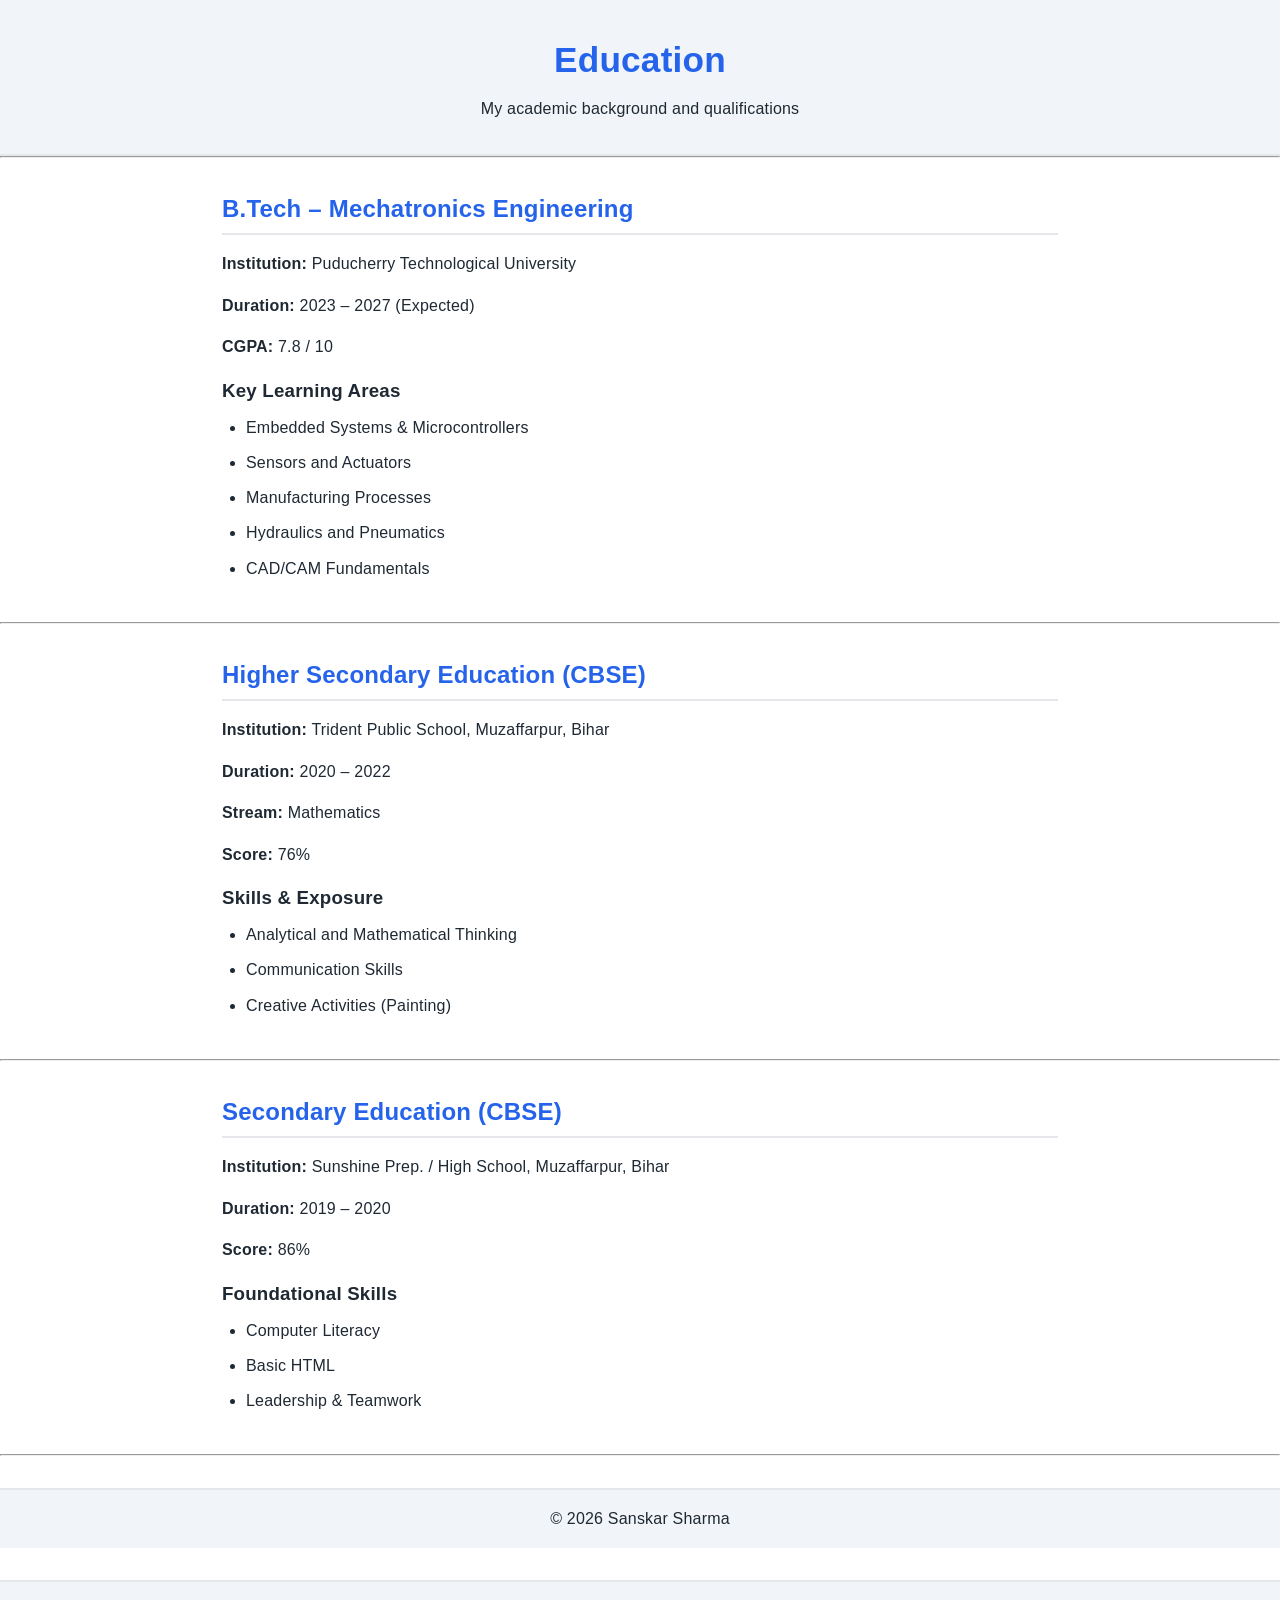
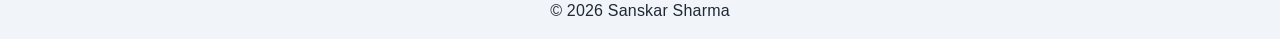
<file: Education.html>
<!-- <!DOCTYPE html>
<html lang="en">
<head>
    <meta charset="UTF-8">
    <meta name="viewport" content="width=device-width, initial-scale=1.0">
    <title>Education</title>
    <link rel="stylesheet" href="website.css">
</head>
<body>
    <p>
        <h1><b><u> Educational Details:</u></b></h1>
        <br>
        <ul> 
            <b><big><li> Secondary Level Education:
            </li></b></big>
            <img src="https://www.sunshineschoolindia.com/wp-content/uploads/2021/02/about.jpg" alt Sunshine Prep./ High School height="300" width="500">
            <br>
        </ul>
     <table> 
        <tr>
            <thead>
                <th> Name of the Institute</th>
                <th> Education Persued</th>
                <th> Year of Passing</th>
                <th> Skills Learned</th>
            </thead>
        </tr>
        <tr> 
            <tbody>
           <th> Sunshine Prep./ High School</th>
           <th> upto 10th</th>
           <th> 2020</th>
           <th> <ul> 
            <li> Computer Literacy</li>
            <li> Basic HTML</li>
            <li> Leadership</li>
           </ul></th>
        </tbody>
        </tr>
        </table>
       <br>
       <hr>
       <ul>
            <b><big><li> Higher Secondary Level :
            </li></b></big>
        </ul>
        <img src="https://www.edudwar.com/wp-content/uploads/2021/12/Trident-Public-School-Maniyari-Muzaffarpur.jpg" alt Trident Public School height="300" width="500">
     <table> 
        <tr>
            <thead>
                <th> Name of the Institute</th>
                <th> Education Persued</th>
                <th> Year of Passing</th>
                <th> Skills Learned</th>
            </thead>
        </tr>
        <tr> 
            <tbody>
           <th> Trident Public School</th>
           <th> upto 12th</th>
           <th> 2022</th>
           <th> <ul> 
            <li> Painting</li>
            <li> Communication Skills</li>
           </ul></th>
        </tbody>
        </tr>
     </table>
     <br> 
     <hr>
        <ul> 
            <b><big><li> Higher Level Education:
            </li></b></big>
        </ul>
        <img src="https://ptuniv.edu.in/assets/images/opt-landing-page2.jpg" alt PTU height="300" width="500">
     <table> 
        <tr>
            <thead>
                <th> Name of the Institute</th>
                <th> Education Persued</th>
                <th> Specialisation</th>
                <th> Year of Passing</th>
                <th> Skills Learned</th>
            </thead>
        </tr>
        <tr> 
            <tbody>
           <th> Puducherry Technological University</th>
           <th> B.tech  <br>(Currently Persuing)</th>
           <th> Mechatronics Engineering</th>
           <th> 2027</th>
           <th> <ul> 
            <li> Computer languages like C, C++, JS</li>
            <li> Basics of Hydraulic and Pneumatic System</li>
            <li> Basics of Manufacturing Process</li>
            <li> Still Learning</li>
           </ul></th>
        </tbody>
        </tr>
    </table>
    <br> 
    <hr>
         









    </p>
</body>
</html> -->

<!DOCTYPE html>
<html lang="en">
<head>
    <meta charset="UTF-8">
    <meta name="viewport" content="width=device-width, initial-scale=1.0">
    <title>Education | Sanskar Sharma</title>
    <link rel="icon" type="image/png" href="favicon.png">
    <link rel="stylesheet" href="website.css">

</head>
<body>

    <!-- ================= HEADER ================= -->
    <header>
        <h1>Education</h1>
        <p>My academic background and qualifications</p>
    </header>

    <hr>

    <!-- ================= UNDERGRADUATION ================= -->
    <section>
        <h2>B.Tech – Mechatronics Engineering</h2>

        <p><strong>Institution:</strong> Puducherry Technological University</p>
        <p><strong>Duration:</strong> 2023 – 2027 (Expected)</p>
        <p><strong>CGPA:</strong> 7.8 / 10</p>

        <h3>Key Learning Areas</h3>
        <ul>
            <li>Embedded Systems & Microcontrollers</li>
            <li>Sensors and Actuators</li>
            <li>Manufacturing Processes</li>
            <li>Hydraulics and Pneumatics</li>
            <li>CAD/CAM Fundamentals</li>
        </ul>
    </section>

    <hr>

    <!-- ================= HIGHER SECONDARY ================= -->
    <section>
        <h2>Higher Secondary Education (CBSE)</h2>

        <p><strong>Institution:</strong> Trident Public School, Muzaffarpur, Bihar</p>
        <p><strong>Duration:</strong> 2020 – 2022</p>
        <p><strong>Stream:</strong> Mathematics</p>
        <p><strong>Score:</strong> 76%</p>

        <h3>Skills & Exposure</h3>
        <ul>
            <li>Analytical and Mathematical Thinking</li>
            <li>Communication Skills</li>
            <li>Creative Activities (Painting)</li>
        </ul>
    </section>

    <hr>

    <!-- ================= SECONDARY ================= -->
    <section>
        <h2>Secondary Education (CBSE)</h2>

        <p><strong>Institution:</strong> Sunshine Prep. / High School, Muzaffarpur, Bihar</p>
        <p><strong>Duration:</strong> 2019 – 2020</p>
        <p><strong>Score:</strong> 86%</p>

        <h3>Foundational Skills</h3>
        <ul>
            <li>Computer Literacy</li>
            <li>Basic HTML</li>
            <li>Leadership & Teamwork</li>
        </ul>
    </section>

    <hr>

    <!-- ================= FOOTER ================= -->
    <footer>
        <p>© 2026 Sanskar Sharma</p>
    </footer>
    <script src="website.js"></script>

</body>
<!-- ================= FOOTER ================= -->
<footer>
    <p>© 2026 Sanskar Sharma</p>
</footer>

<script src="website.js"></script>

</body>
</html>

</html>
</file>
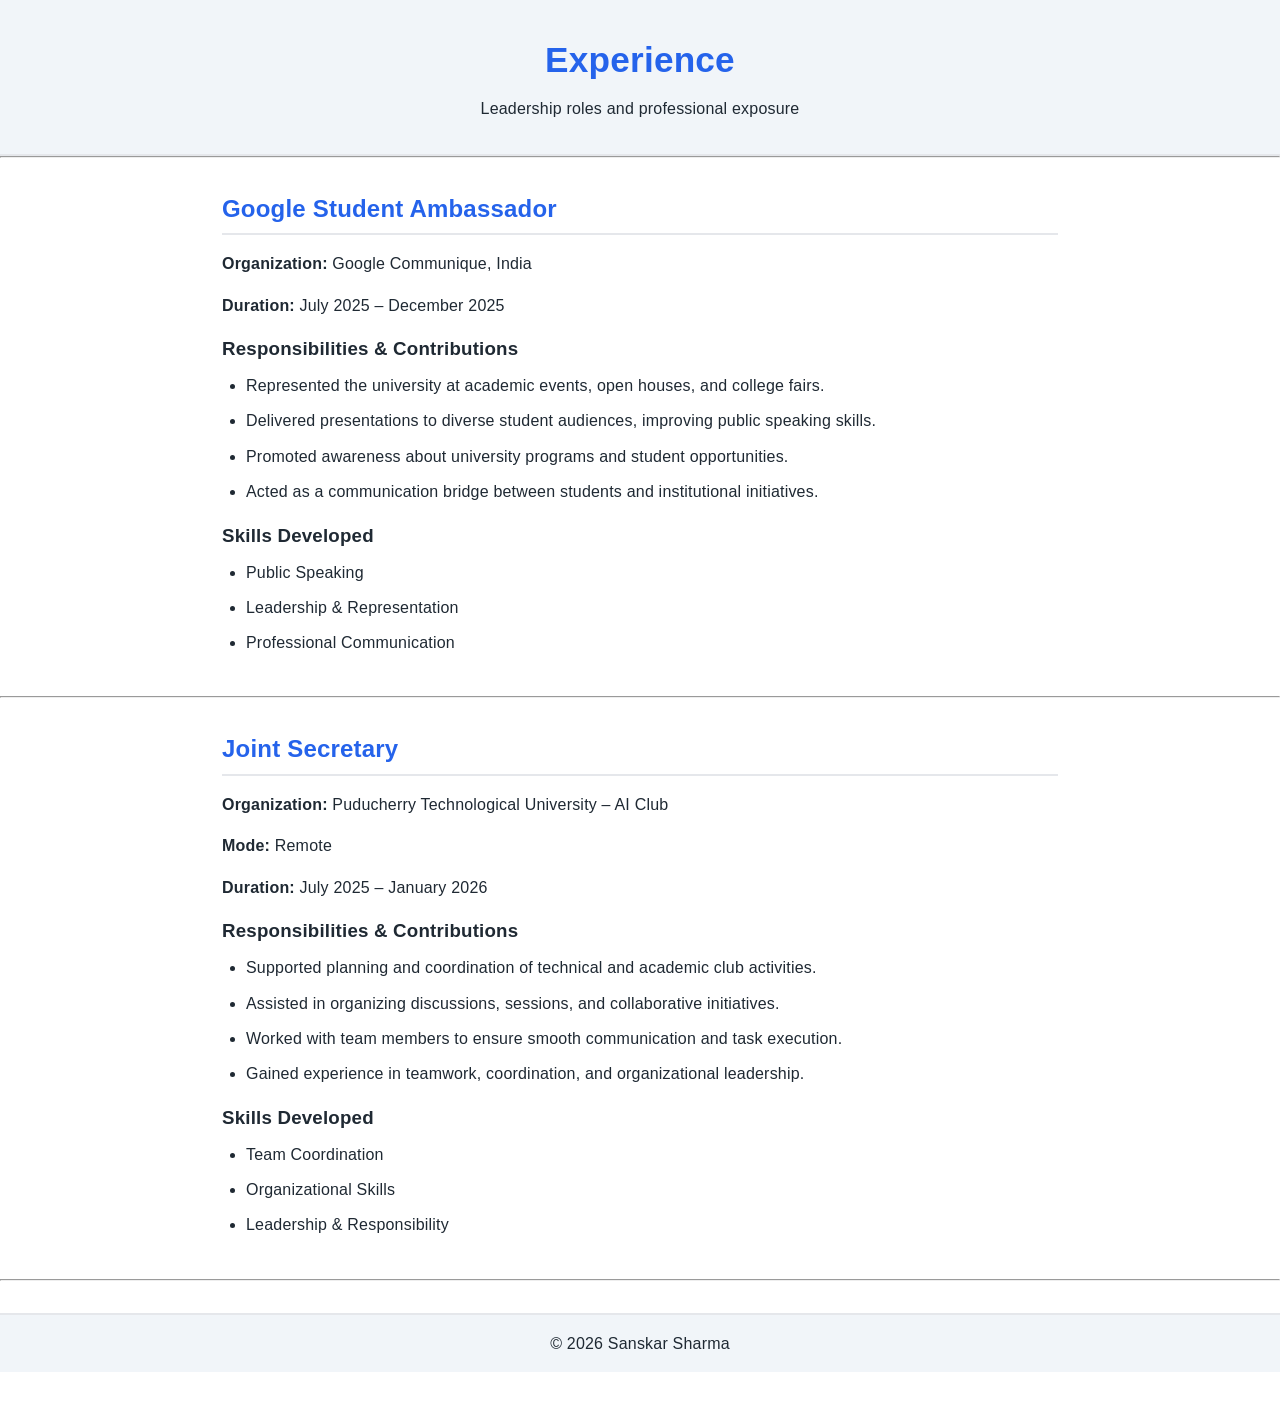
<file: Experience.html>
<!DOCTYPE html>
<html lang="en">
<head>
    <meta charset="UTF-8">
    <meta name="viewport" content="width=device-width, initial-scale=1.0">
    <title>Experience | Sanskar Sharma</title>
    <link rel="icon" type="image/png" href="favicon.png">
    <link rel="stylesheet" href="website.css">

</head>
<body>

    <!-- ================= HEADER ================= -->
    <header>
        <h1>Experience</h1>
        <p>Leadership roles and professional exposure</p>
    </header>

    <hr>

    <!-- ================= EXPERIENCE 1 ================= -->
    <section>
        <h2>Google Student Ambassador</h2>
        <p><strong>Organization:</strong> Google Communique, India</p>
        <p><strong>Duration:</strong> July 2025 – December 2025</p>

        <h3>Responsibilities & Contributions</h3>
        <ul>
            <li>Represented the university at academic events, open houses, and college fairs.</li>
            <li>Delivered presentations to diverse student audiences, improving public speaking skills.</li>
            <li>Promoted awareness about university programs and student opportunities.</li>
            <li>Acted as a communication bridge between students and institutional initiatives.</li>
        </ul>

        <h3>Skills Developed</h3>
        <ul>
            <li>Public Speaking</li>
            <li>Leadership & Representation</li>
            <li>Professional Communication</li>
        </ul>
    </section>

    <hr>

    <!-- ================= EXPERIENCE 2 ================= -->
    <section>
        <h2>Joint Secretary</h2>
        <p><strong>Organization:</strong> Puducherry Technological University – AI Club</p>
        <p><strong>Mode:</strong> Remote</p>
        <p><strong>Duration:</strong> July 2025 – January 2026</p>

        <h3>Responsibilities & Contributions</h3>
        <ul>
            <li>Supported planning and coordination of technical and academic club activities.</li>
            <li>Assisted in organizing discussions, sessions, and collaborative initiatives.</li>
            <li>Worked with team members to ensure smooth communication and task execution.</li>
            <li>Gained experience in teamwork, coordination, and organizational leadership.</li>
        </ul>

        <h3>Skills Developed</h3>
        <ul>
            <li>Team Coordination</li>
            <li>Organizational Skills</li>
            <li>Leadership & Responsibility</li>
        </ul>
    </section>

    <hr>

    <!-- ================= FOOTER ================= -->
    <footer>
        <p>© 2026 Sanskar Sharma</p>
    </footer>

    <script src="website.js"></script>

</body>
<body>
    <div class="page-container">

        <!-- existing header, sections, footer stay same -->

    </div>

    <script src="website.js"></script>
</body>

</html>
</file>
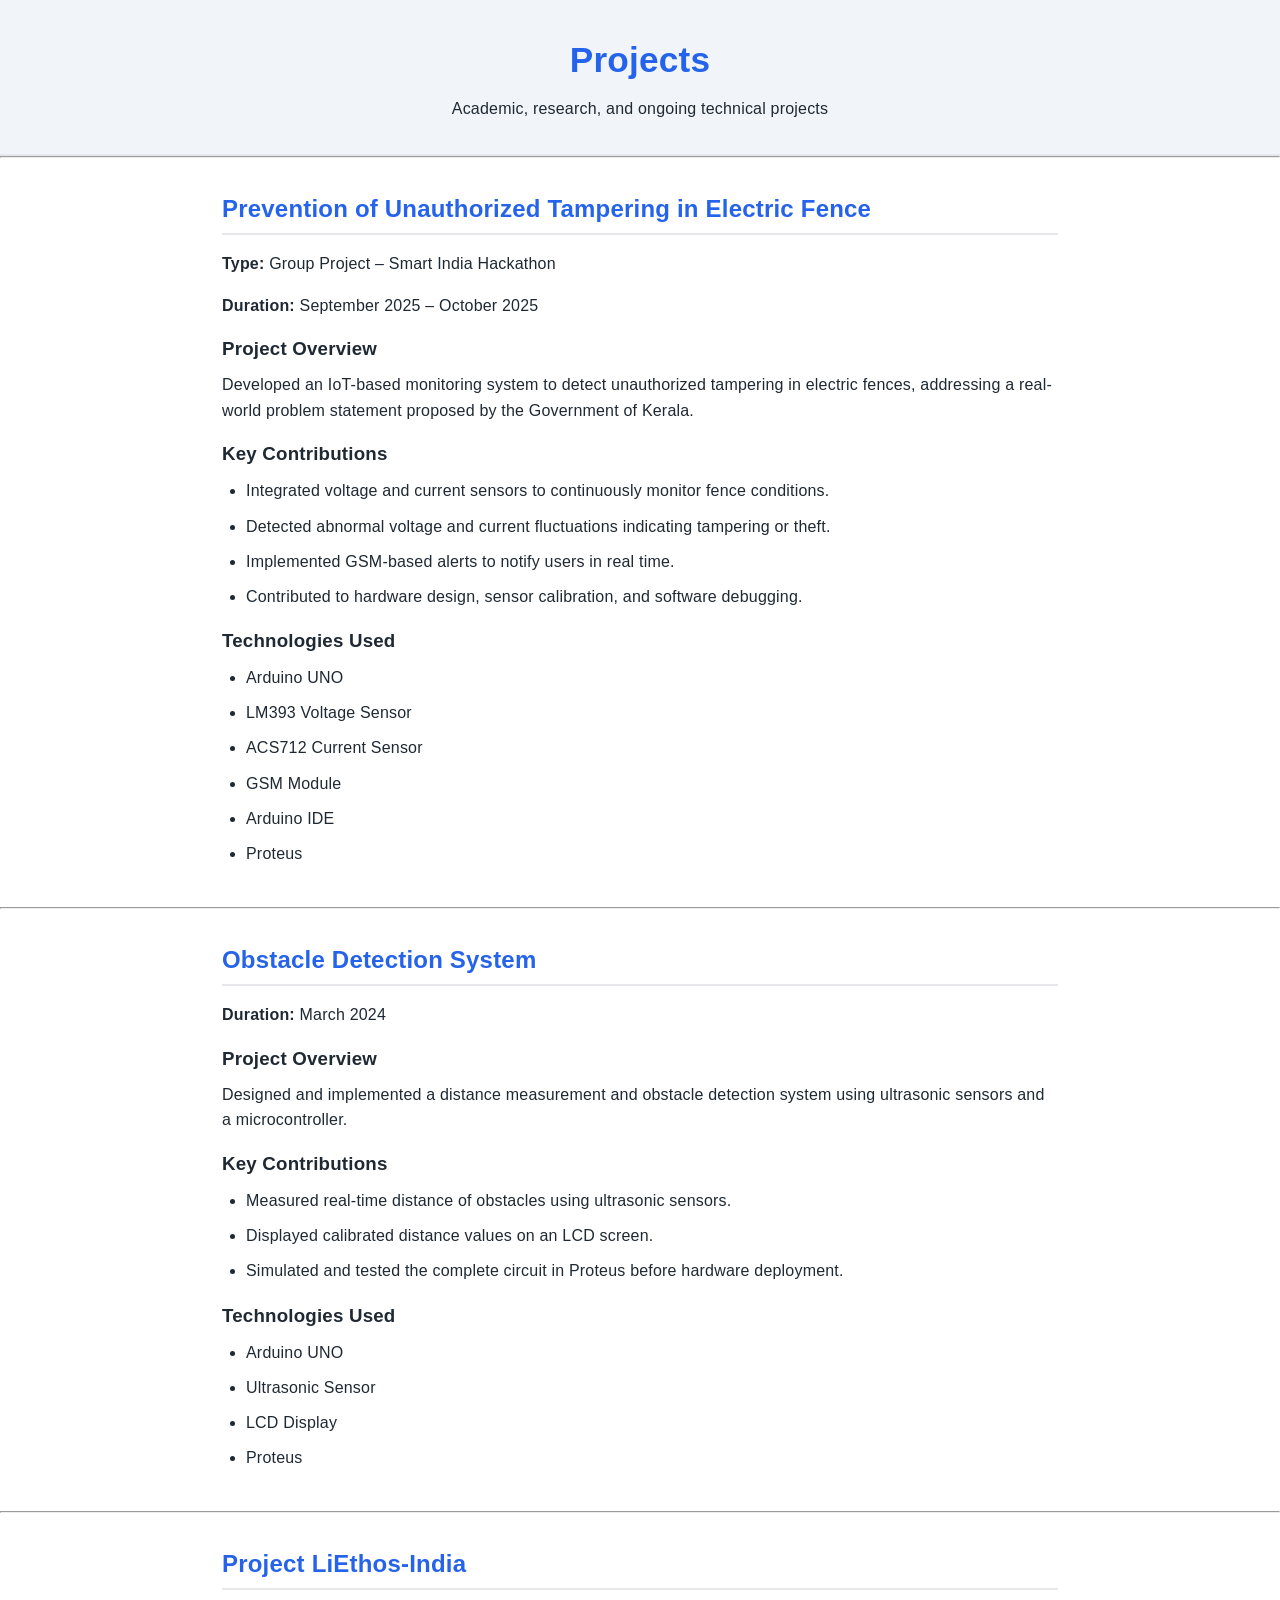
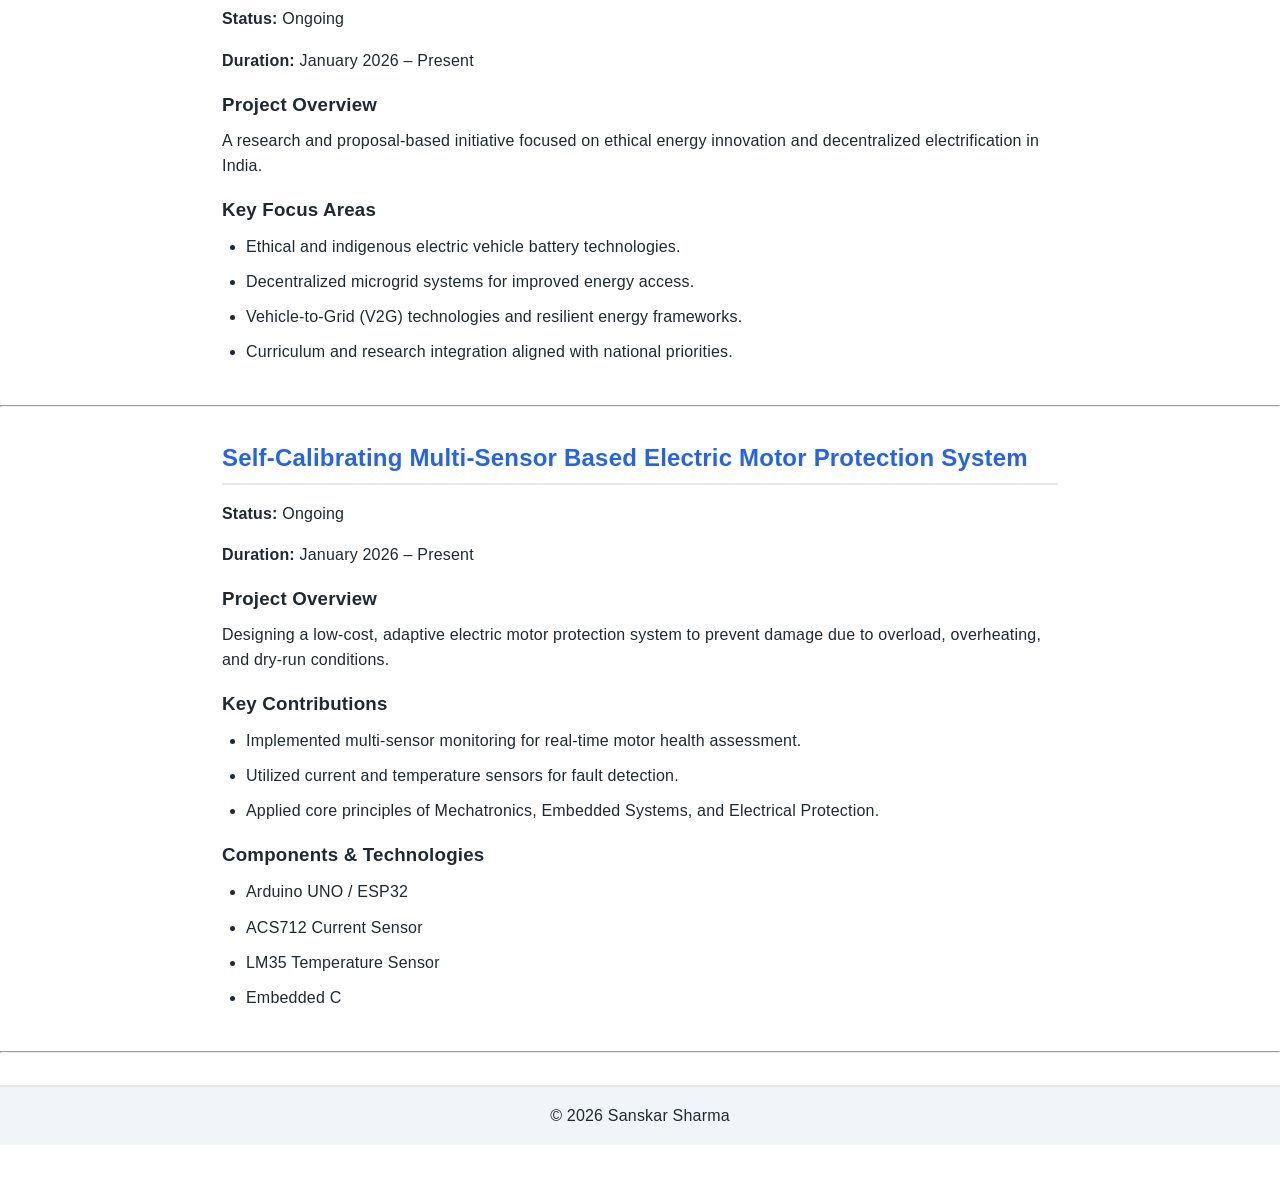
<file: Project.html>
<!DOCTYPE html>
<html lang="en">
<head>
    <meta charset="UTF-8">
    <meta name="viewport" content="width=device-width, initial-scale=1.0">
    <title>Projects | Sanskar Sharma</title>
    <link rel="icon" type="image/png" href="favicon.png">
    <link rel="stylesheet" href="website.css">

</head>
<body>

    <!-- ================= HEADER ================= -->
    <header>
        <h1>Projects</h1>
        <p>Academic, research, and ongoing technical projects</p>
    </header>

    <hr>

    <!-- ================= PROJECT 1 ================= -->
    <section>
        <h2>Prevention of Unauthorized Tampering in Electric Fence</h2>
        <p><strong>Type:</strong> Group Project – Smart India Hackathon</p>
        <p><strong>Duration:</strong> September 2025 – October 2025</p>

        <h3>Project Overview</h3>
        <p>
            Developed an IoT-based monitoring system to detect unauthorized tampering
            in electric fences, addressing a real-world problem statement proposed by
            the Government of Kerala.
        </p>

        <h3>Key Contributions</h3>
        <ul>
            <li>Integrated voltage and current sensors to continuously monitor fence conditions.</li>
            <li>Detected abnormal voltage and current fluctuations indicating tampering or theft.</li>
            <li>Implemented GSM-based alerts to notify users in real time.</li>
            <li>Contributed to hardware design, sensor calibration, and software debugging.</li>
        </ul>

        <h3>Technologies Used</h3>
        <ul>
            <li>Arduino UNO</li>
            <li>LM393 Voltage Sensor</li>
            <li>ACS712 Current Sensor</li>
            <li>GSM Module</li>
            <li>Arduino IDE</li>
            <li>Proteus</li>
        </ul>
    </section>

    <hr>

    <!-- ================= PROJECT 2 ================= -->
    <section>
        <h2>Obstacle Detection System</h2>
        <p><strong>Duration:</strong> March 2024</p>

        <h3>Project Overview</h3>
        <p>
            Designed and implemented a distance measurement and obstacle detection
            system using ultrasonic sensors and a microcontroller.
        </p>

        <h3>Key Contributions</h3>
        <ul>
            <li>Measured real-time distance of obstacles using ultrasonic sensors.</li>
            <li>Displayed calibrated distance values on an LCD screen.</li>
            <li>Simulated and tested the complete circuit in Proteus before hardware deployment.</li>
        </ul>

        <h3>Technologies Used</h3>
        <ul>
            <li>Arduino UNO</li>
            <li>Ultrasonic Sensor</li>
            <li>LCD Display</li>
            <li>Proteus</li>
        </ul>
    </section>

    <hr>

    <!-- ================= PROJECT 3 ================= -->
    <section>
        <h2>Project LiEthos-India</h2>
        <p><strong>Status:</strong> Ongoing</p>
        <p><strong>Duration:</strong> January 2026 – Present</p>

        <h3>Project Overview</h3>
        <p>
            A research and proposal-based initiative focused on ethical energy
            innovation and decentralized electrification in India.
        </p>

        <h3>Key Focus Areas</h3>
        <ul>
            <li>Ethical and indigenous electric vehicle battery technologies.</li>
            <li>Decentralized microgrid systems for improved energy access.</li>
            <li>Vehicle-to-Grid (V2G) technologies and resilient energy frameworks.</li>
            <li>Curriculum and research integration aligned with national priorities.</li>
        </ul>
    </section>

    <hr>

    <!-- ================= PROJECT 4 ================= -->
    <section>
        <h2>Self-Calibrating Multi-Sensor Based Electric Motor Protection System</h2>
        <p><strong>Status:</strong> Ongoing</p>
        <p><strong>Duration:</strong> January 2026 – Present</p>

        <h3>Project Overview</h3>
        <p>
            Designing a low-cost, adaptive electric motor protection system to prevent
            damage due to overload, overheating, and dry-run conditions.
        </p>

        <h3>Key Contributions</h3>
        <ul>
            <li>Implemented multi-sensor monitoring for real-time motor health assessment.</li>
            <li>Utilized current and temperature sensors for fault detection.</li>
            <li>Applied core principles of Mechatronics, Embedded Systems, and Electrical Protection.</li>
        </ul>

        <h3>Components & Technologies</h3>
        <ul>
            <li>Arduino UNO / ESP32</li>
            <li>ACS712 Current Sensor</li>
            <li>LM35 Temperature Sensor</li>
            <li>Embedded C</li>
        </ul>
    </section>

    <hr>

    <!-- ================= FOOTER ================= -->
    <footer>
        <p>© 2026 Sanskar Sharma</p>
    </footer>
    <script src="website.js"></script>

</body>
<body>
    <div class="page-container">

        <!-- existing header, sections, footer stay same -->

    </div>

    <script src="website.js"></script>
</body>

</html>
</file>
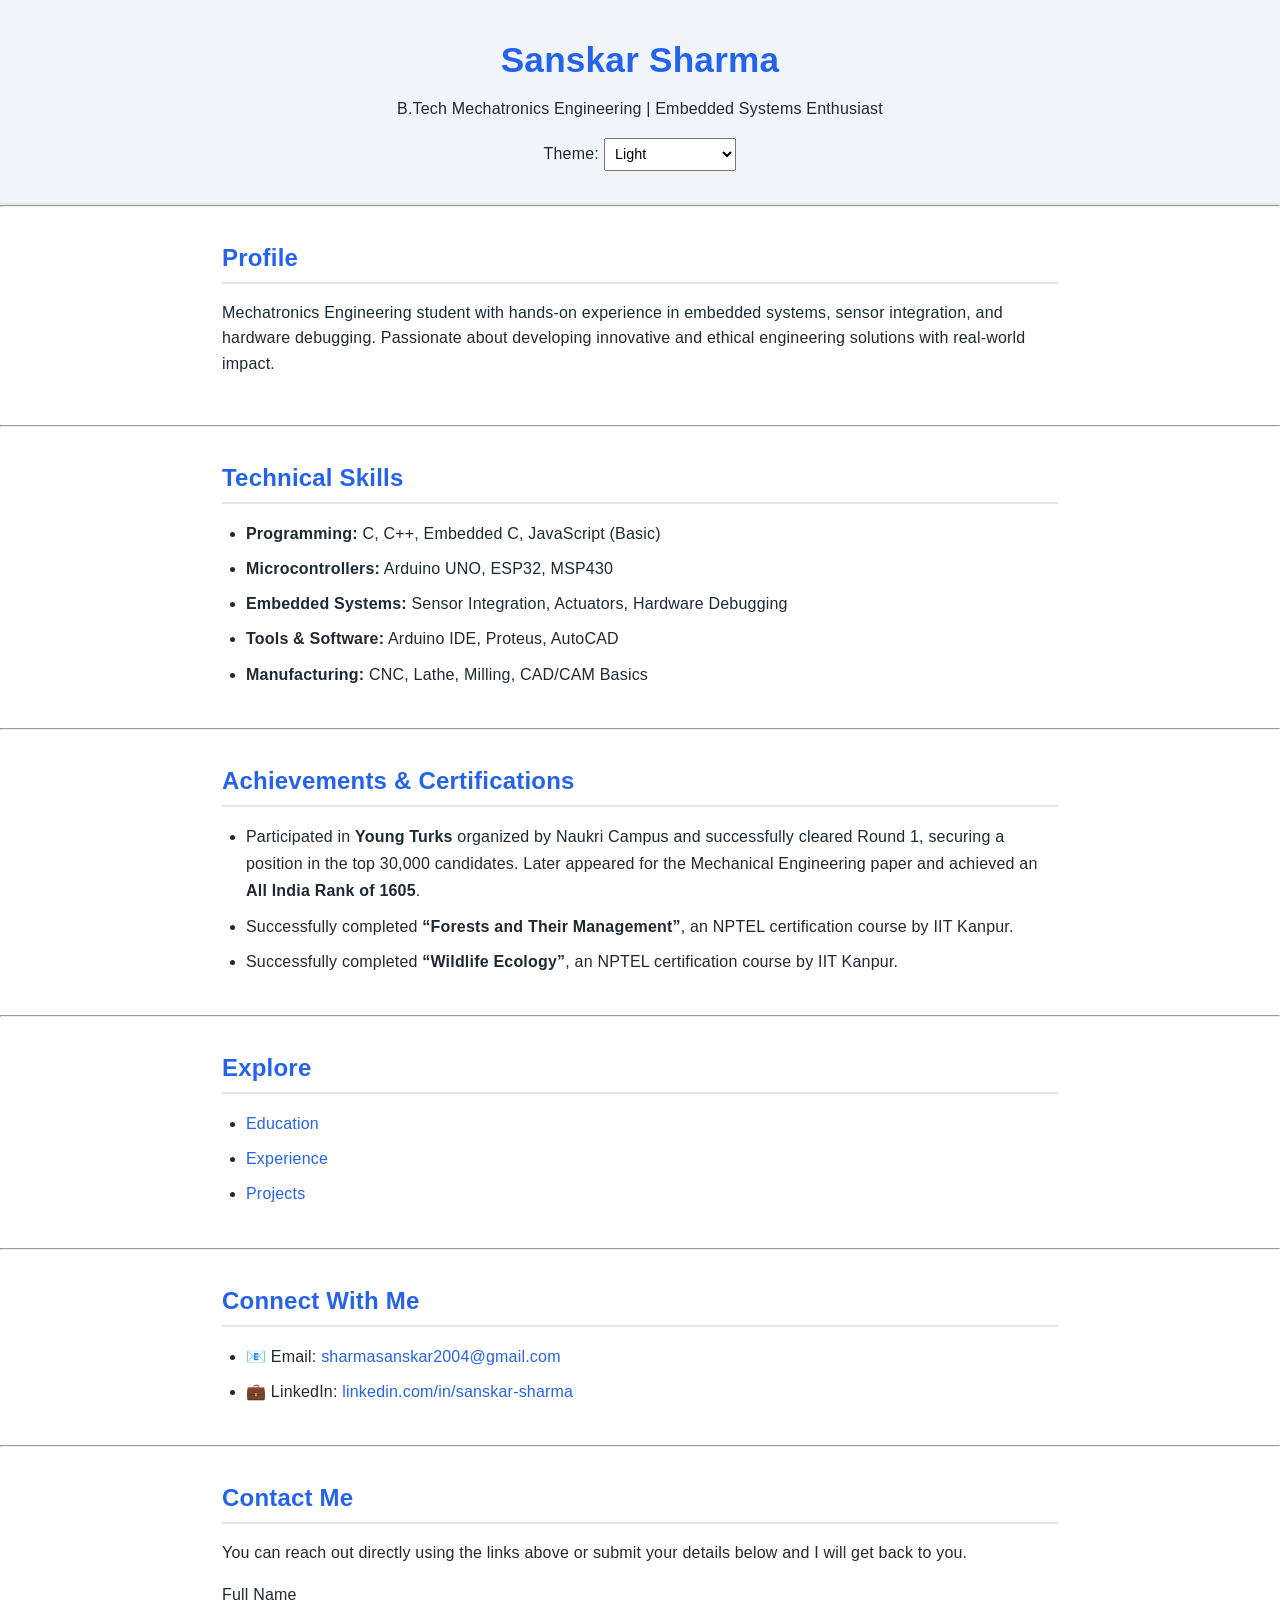
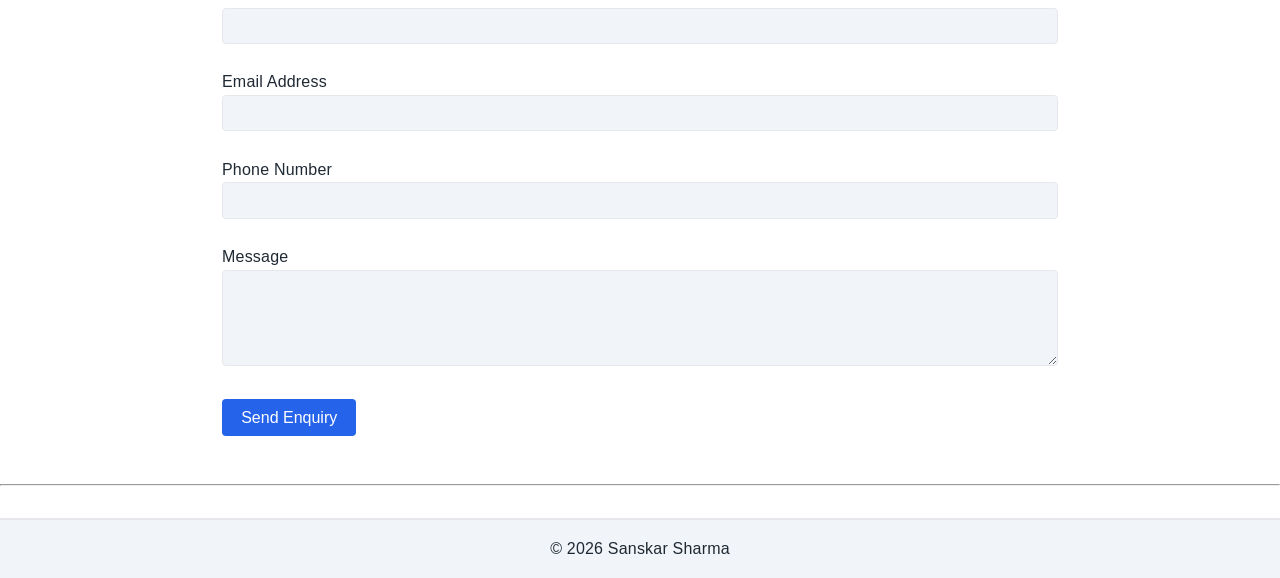
<file: Website.html>
<!DOCTYPE html>
<html lang="en">
<head>
    <meta charset="UTF-8">
    <meta name="viewport" content="width=device-width, initial-scale=1.0">
    <link rel="icon" type="image/png" href="favicon.png">
    <title>Sanskar Sharma | Portfolio</title>

    <!-- CSS will be added later -->
    <link rel="stylesheet" href="website.css">
</head>
<body>

    <!-- ================= HEADER ================= -->
    <header>
        <h1>Sanskar Sharma</h1>
        <p>B.Tech Mechatronics Engineering | Embedded Systems Enthusiast</p>

        <!-- Theme Selector -->
        <div class="theme-selector">
            <label for="theme">Theme:</label>
            <select id="theme">
                <option value="light">Light</option>
                <option value="dark">Dark</option>
                <option value="system">System Default</option>
            </select>
        </div>
    </header>

    <hr>

    <!-- ================= PROFILE SUMMARY ================= -->
    <section>
        <h2>Profile</h2>
        <p>
            Mechatronics Engineering student with hands-on experience in embedded systems,
            sensor integration, and hardware debugging. Passionate about developing
            innovative and ethical engineering solutions with real-world impact.
        </p>
    </section>

    <hr>

    <!-- ================= SKILLS ================= -->
    <section>
        <h2>Technical Skills</h2>

        <ul>
            <li><strong>Programming:</strong> C, C++, Embedded C, JavaScript (Basic)</li>
            <li><strong>Microcontrollers:</strong> Arduino UNO, ESP32, MSP430</li>
            <li><strong>Embedded Systems:</strong> Sensor Integration, Actuators, Hardware Debugging</li>
            <li><strong>Tools & Software:</strong> Arduino IDE, Proteus, AutoCAD</li>
            <li><strong>Manufacturing:</strong> CNC, Lathe, Milling, CAD/CAM Basics</li>
        </ul>
    </section>

    <hr>

    <!-- ================= ACHIEVEMENTS & CERTIFICATIONS ================= -->
    <section>
        <h2>Achievements & Certifications</h2>

        <ul>
            <li>
                Participated in <strong>Young Turks</strong> organized by Naukri Campus and
                successfully cleared Round 1, securing a position in the top 30,000 candidates.
                Later appeared for the Mechanical Engineering paper and achieved an
                <strong>All India Rank of 1605</strong>.
            </li>
            <li>
                Successfully completed <strong>“Forests and Their Management”</strong>,
                an NPTEL certification course by IIT Kanpur.
            </li>
            <li>
                Successfully completed <strong>“Wildlife Ecology”</strong>,
                an NPTEL certification course by IIT Kanpur.
            </li>
        </ul>
    </section>

    <hr>

    <!-- ================= QUICK NAVIGATION ================= -->
    <section>
        <h2>Explore</h2>
        <ul>
            <li><a href="Education.html">Education</a></li>
            <li><a href="Experience.html">Experience</a></li>
            <li><a href="Project.html">Projects</a></li>
        </ul>
    </section>

    <hr>

    <!-- ================= CONTACT LINKS ================= -->
    <section>
        <h2>Connect With Me</h2>

        <ul>
            <li>
                📧 Email:
                <a href="mailto:sharmasanskar2004@gmail.com">
                    sharmasanskar2004@gmail.com
                </a>
            </li>

            <li>
                💼 LinkedIn:
                <a href="https://www.linkedin.com/in/sanskar-sharma-93782130a" target="_blank">
                    linkedin.com/in/sanskar-sharma
                </a>
            </li>
        </ul>
    </section>

    <hr>

    <!-- ================= CONTACT FORM ================= -->
    <section>
        <h2>Contact Me</h2>
        <p>
            You can reach out directly using the links above or submit your details
            below and I will get back to you.
        </p>

        <form id="contact-form">
            <label for="name">Full Name</label><br>
            <input type="text" id="name" name="name" required><br><br>

            <label for="email">Email Address</label><br>
            <input type="email" id="email" name="email" required><br><br>

            <label for="phone">Phone Number</label><br>
            <input type="tel" id="phone" name="phone"><br><br>

            <label for="message">Message</label><br>
            <textarea id="message" name="message" rows="5" required></textarea><br><br>

            <button type="submit">Send Enquiry</button>
        </form>

        <p id="form-status"></p>
    </section>

    <hr>

    <!-- ================= FOOTER ================= -->
    <footer>
        <p>© 2026 Sanskar Sharma</p>
    </footer>

    <script src="website.js"></script>

</body>
</html>
</file>
<file: website.css>
/* ================= RESET & GLOBAL ================= */
* {
    margin: 0;
    padding: 0;
    box-sizing: border-box;
    font-family: Arial, Helvetica, sans-serif;
}

body {
    line-height: 1.6;
    transition: background-color 0.3s ease, color 0.3s ease;
}

/* ================= THEME VARIABLES ================= */
/* Light Theme (default) */
:root {
    --bg-color: #ffffff;
    --text-color: #1f2933;
    --primary-color: #2563eb;   /* blue */
    --secondary-color: #f1f5f9;
    --border-color: #e5e7eb;
}

/* Dark Theme */
body[data-theme="dark"] {
    --bg-color: #0f172a;
    --text-color: #e5e7eb;
    --primary-color: #60a5fa;
    --secondary-color: #1e293b;
    --border-color: #334155;
}

/* ================= BASE STYLES ================= */
body {
    background-color: var(--bg-color);
    color: var(--text-color);
}

header {
    background-color: var(--secondary-color);
    padding: 2rem;
    text-align: center;
    border-bottom: 2px solid var(--border-color);
}

header h1 {
    font-size: 2.2rem;
    color: var(--primary-color);
}

header p {
    margin-top: 0.5rem;
    font-size: 1rem;
}

/* ================= THEME SELECTOR ================= */
.theme-selector {
    margin-top: 1rem;
}

.theme-selector select {
    padding: 0.4rem;
    font-size: 0.9rem;
}

/* ================= SECTIONS ================= */
section {
    padding: 2rem;
    max-width: 900px;
    margin: auto;
}

section h2 {
    color: var(--primary-color);
    margin-bottom: 1rem;
    border-bottom: 2px solid var(--border-color);
    padding-bottom: 0.3rem;
}

section h3 {
    margin-top: 1rem;
    margin-bottom: 0.5rem;
}

section p {
    margin-bottom: 1rem;
}

/* ================= LISTS ================= */
ul {
    padding-left: 1.5rem;
}

ul li {
    margin-bottom: 0.5rem;
}

/* ================= LINKS ================= */
a {
    color: var(--primary-color);
    text-decoration: none;
}

a:hover {
    text-decoration: underline;
}

/* ================= TABLES (for education if needed) ================= */
table {
    width: 100%;
    border-collapse: collapse;
    margin-top: 1rem;
}

th, td {
    border: 1px solid var(--border-color);
    padding: 0.7rem;
    text-align: left;
}

th {
    background-color: var(--secondary-color);
}

/* ================= CONTACT FORM ================= */
form {
    margin-top: 1rem;
}

input, textarea {
    width: 100%;
    padding: 0.6rem;
    border: 1px solid var(--border-color);
    border-radius: 4px;
    background-color: var(--secondary-color);
    color: var(--text-color);
}

input:focus,
textarea:focus {
    outline: none;
    border-color: var(--primary-color);
}

button {
    background-color: var(--primary-color);
    color: white;
    border: none;
    padding: 0.6rem 1.2rem;
    border-radius: 4px;
    cursor: pointer;
    font-size: 1rem;
}

button:hover {
    opacity: 0.9;
}

/* ================= FOOTER ================= */
footer {
    text-align: center;
    padding: 1rem;
    background-color: var(--secondary-color);
    border-top: 2px solid var(--border-color);
    margin-top: 2rem;
}

/* ================= RESPONSIVE ================= */
@media (max-width: 600px) {
    header h1 {
        font-size: 1.7rem;
    }

    section {
        padding: 1.5rem 1rem;
    }
}
/* =====================================================
   SUB-PAGES (Education, Experience, Projects)
   ===================================================== */

.page-container {
    max-width: 1000px;
    margin: 2rem auto;
    background-color: var(--bg-color);
}

/* Page header */
.page-container header {
    background-color: var(--secondary-color);
    padding: 2rem;
    border-radius: 8px;
    text-align: center;
    border: 1px solid var(--border-color);
}

.page-container header h1 {
    font-size: 2rem;
    color: var(--primary-color);
}

.page-container header p {
    margin-top: 0.5rem;
    font-size: 1rem;
}

/* Sections */
.page-container section {
    margin-top: 2rem;
    padding: 1.8rem;
    border: 1px solid var(--border-color);
    border-radius: 8px;
    background-color: var(--secondary-color);
}

.page-container section h2 {
    font-size: 1.4rem;
    margin-bottom: 1rem;
}

.page-container section h3 {
    font-size: 1.1rem;
    margin-top: 1rem;
    color: var(--primary-color);
}

/* Lists */
.page-container ul {
    margin-top: 0.8rem;
}

.page-container ul li {
    margin-bottom: 0.5rem;
}

/* Project blocks (Projects page) */
.page-container section + hr {
    display: none;
}

/* Tables (if any appear later) */
.page-container table {
    margin-top: 1rem;
    background-color: var(--bg-color);
    border-radius: 6px;
    overflow: hidden;
}

/* Footer */
.page-container footer {
    margin-top: 3rem;
    padding: 1rem;
    text-align: center;
    border-top: 1px solid var(--border-color);
    background-color: var(--secondary-color);
    border-radius: 6px;
}

/* Responsive */
@media (max-width: 768px) {
    .page-container {
        margin: 1rem;
    }

    .page-container header h1 {
        font-size: 1.6rem;
    }

    .page-container section {
        padding: 1.2rem;
    }
}
/* =====================================================
   FINAL UI POLISH
   ===================================================== */

/* Improve overall readability */
body {
    letter-spacing: 0.2px;
}

/* Softer section separation */
section {
    border-radius: 10px;
}

/* Better spacing between list items */
ul li {
    line-height: 1.7;
}

/* Subtle hover effect on cards */
.page-container section:hover {
    transform: translateY(-2px);
    transition: transform 0.2s ease;
}

/* Improve button feel */
button {
    transition: background-color 0.2s ease, transform 0.2s ease;
}

button:hover {
    transform: scale(1.02);
}

/* Navbar active feel (manual for now) */
.nav-links a {
    font-weight: 500;
}

/* ================= PROFILE PHOTO ================= */

.hero {
    text-align: center;
}

.profile-pic {
    width: 240px;
    height: 240px;
    object-fit: cover;
    object-position: center top;
    border-radius: 50%;
    border: 4px solid var(--primary-color);

    margin-bottom: 20px;

    box-shadow: 0 5px 20px rgba(0,0,0,0.2);

    transition: transform 0.3s ease;
}

.profile-pic:hover {
    transform: scale(1.05);
}

.resume-btn{
    display:inline-block;
    margin-top:15px;
    padding:10px 20px;

    background:var(--primary-color);
    color:white;

    border-radius:8px;
    text-decoration:none;
}

.resume-btn:hover{
    opacity:0.9;
}
</file>
